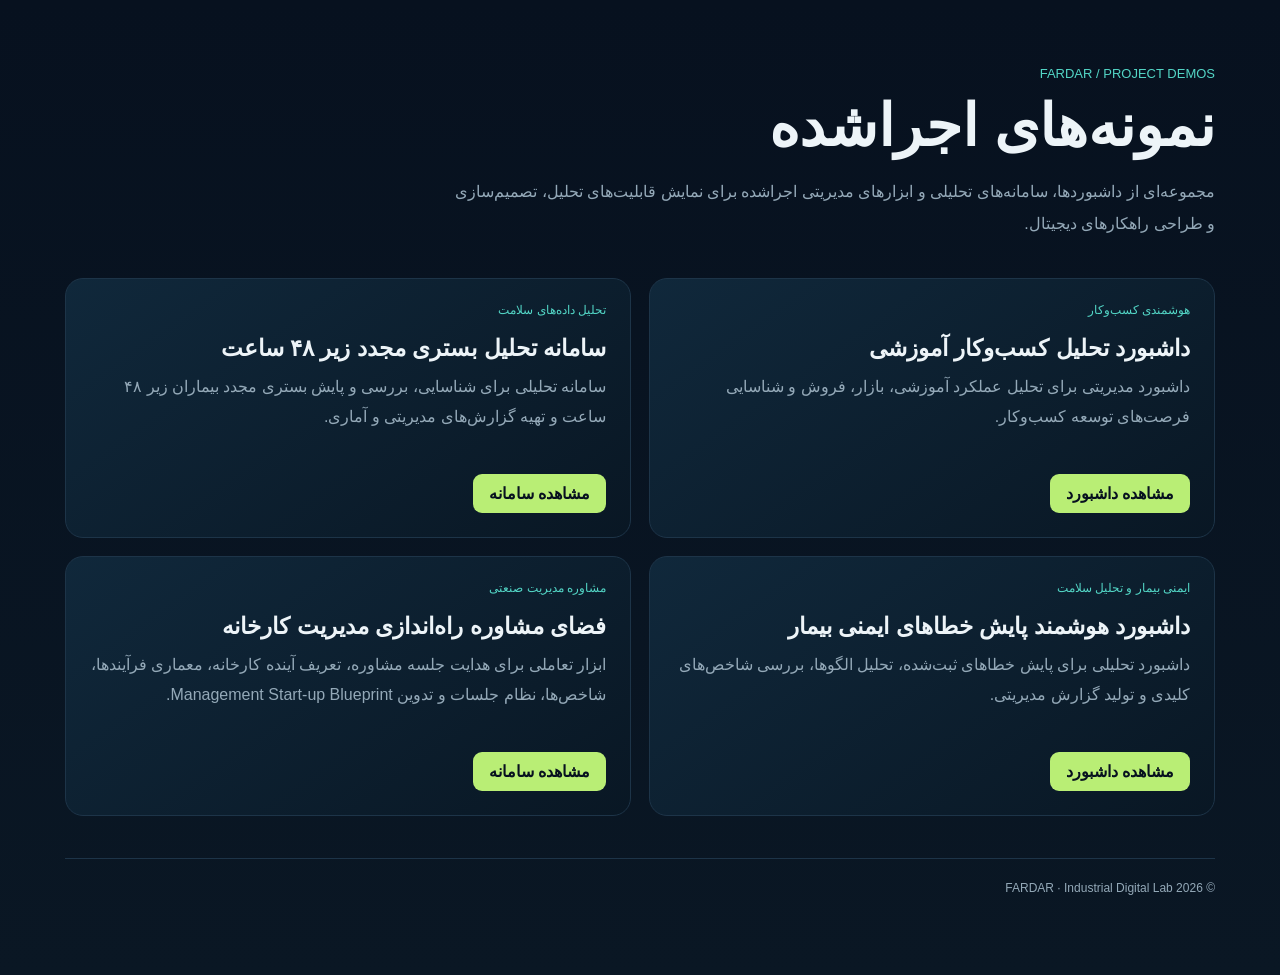
<file: index.html>
<!doctype html>
<html lang="fa" dir="rtl">
<head>
<meta charset="utf-8">
<meta name="viewport" content="width=device-width,initial-scale=1">
<title>FARDAR Demo Hub</title>
<style>
:root{--bg:#07111f;--panel:#0d1d2d;--line:#1d3448;--txt:#edf4f8;--muted:#94a9b8;--accent:#53d6c6;--lime:#b9ee75}
*{box-sizing:border-box}body{margin:0;background:linear-gradient(180deg,#07111f,#0a1724);color:var(--txt);font-family:Tahoma,Arial,sans-serif;min-height:100vh}
main{width:min(1150px,calc(100% - 32px));margin:auto;padding:64px 0 80px}
header{margin-bottom:38px}small{color:var(--accent);font-size:13px}h1{font-size:clamp(32px,5vw,58px);margin:10px 0 14px}header p{color:var(--muted);max-width:760px;line-height:2}
.grid{display:grid;grid-template-columns:repeat(2,1fr);gap:18px}
.card{display:flex;flex-direction:column;min-height:260px;padding:24px;border:1px solid var(--line);border-radius:18px;background:linear-gradient(145deg,#10283b,#091724);transition:.2s}
.card:hover{transform:translateY(-4px);border-color:var(--accent)}
.tag{font-size:12px;color:var(--accent)}h2{font-size:23px;margin:18px 0 10px}.card p{color:var(--muted);line-height:1.9;margin:0 0 24px}
a{margin-top:auto;display:inline-flex;align-self:flex-start;padding:10px 16px;border-radius:9px;background:var(--lime);color:#07111f;text-decoration:none;font-weight:bold}
footer{margin-top:42px;padding-top:22px;border-top:1px solid var(--line);color:var(--muted);font-size:12px}
@media(max-width:720px){.grid{grid-template-columns:1fr}main{padding-top:40px}}
</style>
</head>
<body>
<main>
<header>
<small>FARDAR / PROJECT DEMOS</small>
<h1>نمونه‌های اجراشده</h1>
<p>مجموعه‌ای از داشبوردها، سامانه‌های تحلیلی و ابزارهای مدیریتی اجراشده برای نمایش قابلیت‌های تحلیل، تصمیم‌سازی و طراحی راهکارهای دیجیتال.</p>
</header>
<section class="grid">
<article class="card">
<span class="tag">هوشمندی کسب‌وکار</span>
<h2>داشبورد تحلیل کسب‌وکار آموزشی</h2>
<p>داشبورد مدیریتی برای تحلیل عملکرد آموزشی، بازار، فروش و شناسایی فرصت‌های توسعه کسب‌وکار.</p>
<a href="education-dashboard/">مشاهده داشبورد</a>
</article>

<article class="card">
<span class="tag">تحلیل داده‌های سلامت</span>
<h2>سامانه تحلیل بستری مجدد زیر ۴۸ ساعت</h2>
<p>سامانه تحلیلی برای شناسایی، بررسی و پایش بستری مجدد بیماران زیر ۴۸ ساعت و تهیه گزارش‌های مدیریتی و آماری.</p>
<a href="readmission-dashboard/">مشاهده سامانه</a>
</article>

<article class="card">
<span class="tag">ایمنی بیمار و تحلیل سلامت</span>
<h2>داشبورد هوشمند پایش خطاهای ایمنی بیمار</h2>
<p>داشبورد تحلیلی برای پایش خطاهای ثبت‌شده، تحلیل الگوها، بررسی شاخص‌های کلیدی و تولید گزارش مدیریتی.</p>
<a href="patient-safety-dashboard/">مشاهده داشبورد</a>
</article>

<article class="card">
<span class="tag">مشاوره مدیریت صنعتی</span>
<h2>فضای مشاوره راه‌اندازی مدیریت کارخانه</h2>
<p>ابزار تعاملی برای هدایت جلسه مشاوره، تعریف آینده کارخانه، معماری فرآیندها، شاخص‌ها، نظام جلسات و تدوین Management Start-up Blueprint.</p>
<a href="factory-management-workspace/">مشاهده سامانه</a>
</article>
</section>
<footer>© 2026 FARDAR · Industrial Digital Lab</footer>
</main>
</body>
</html>
</file>
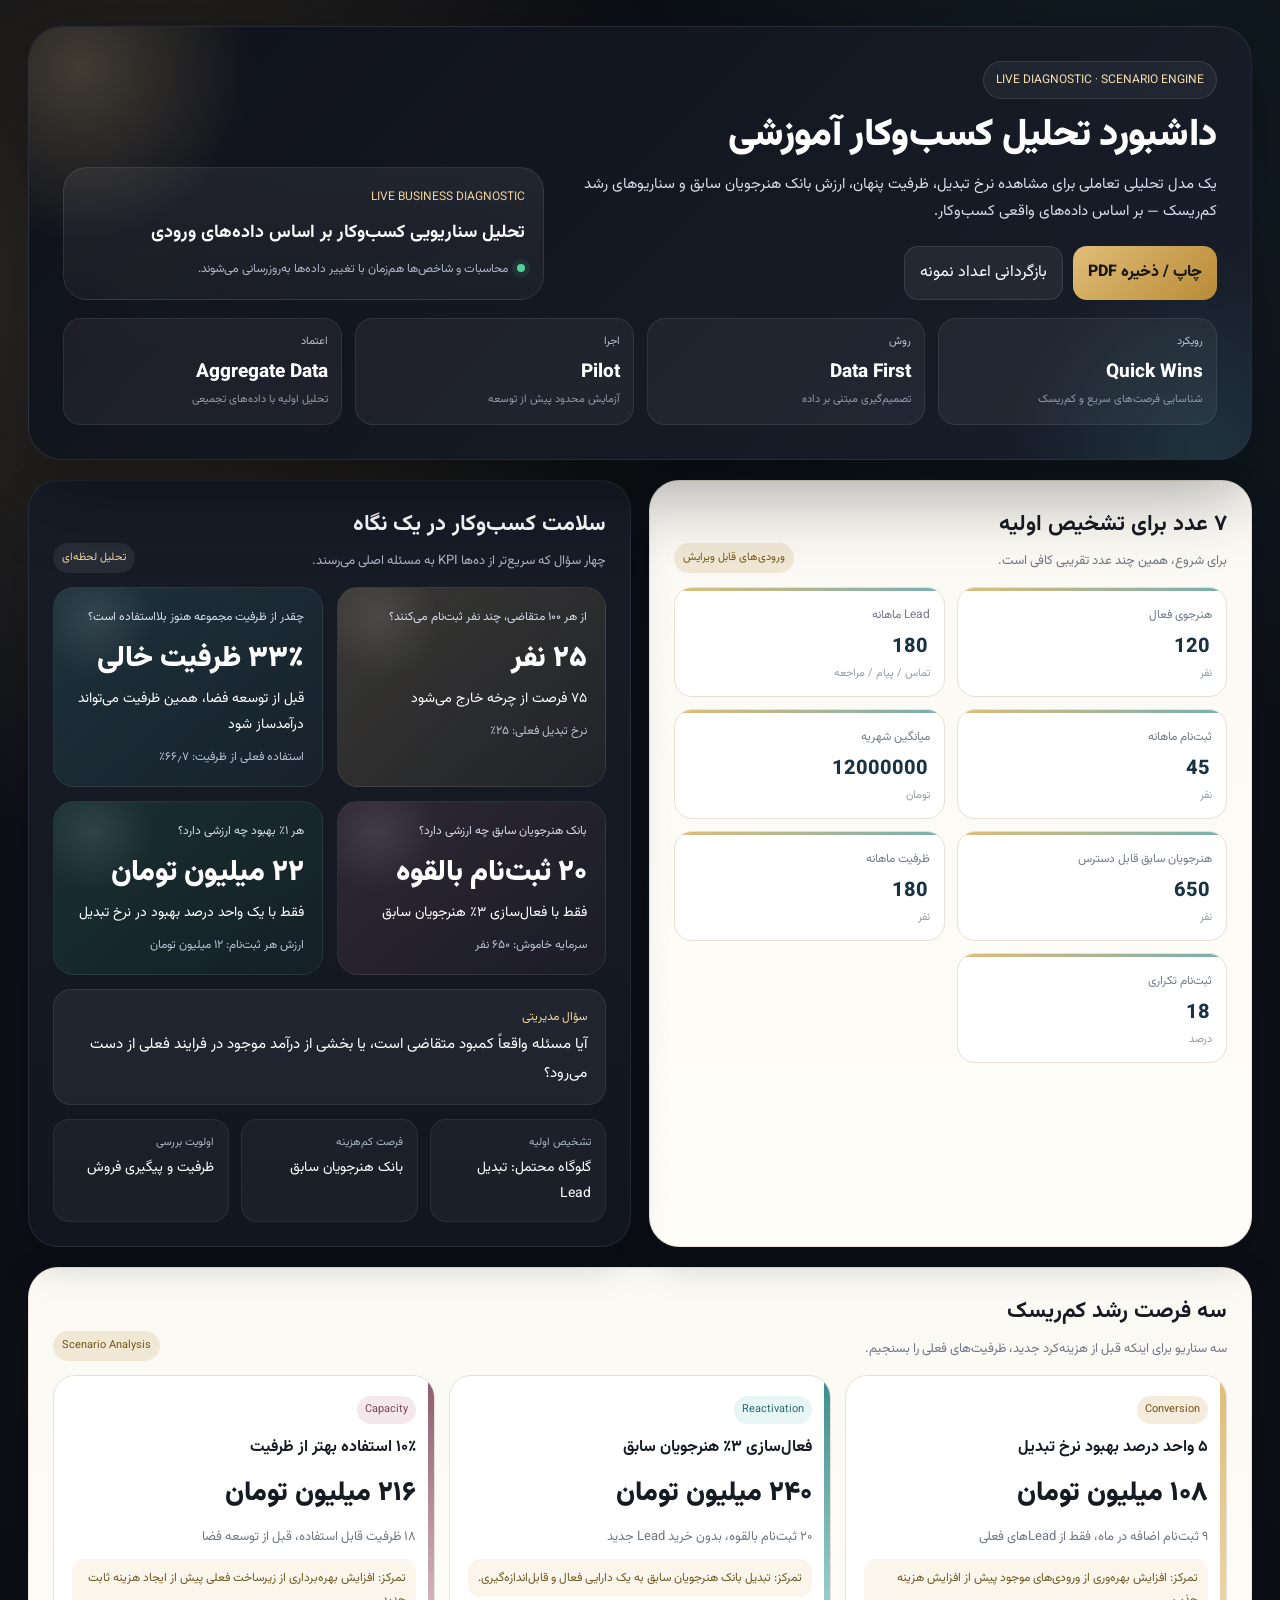
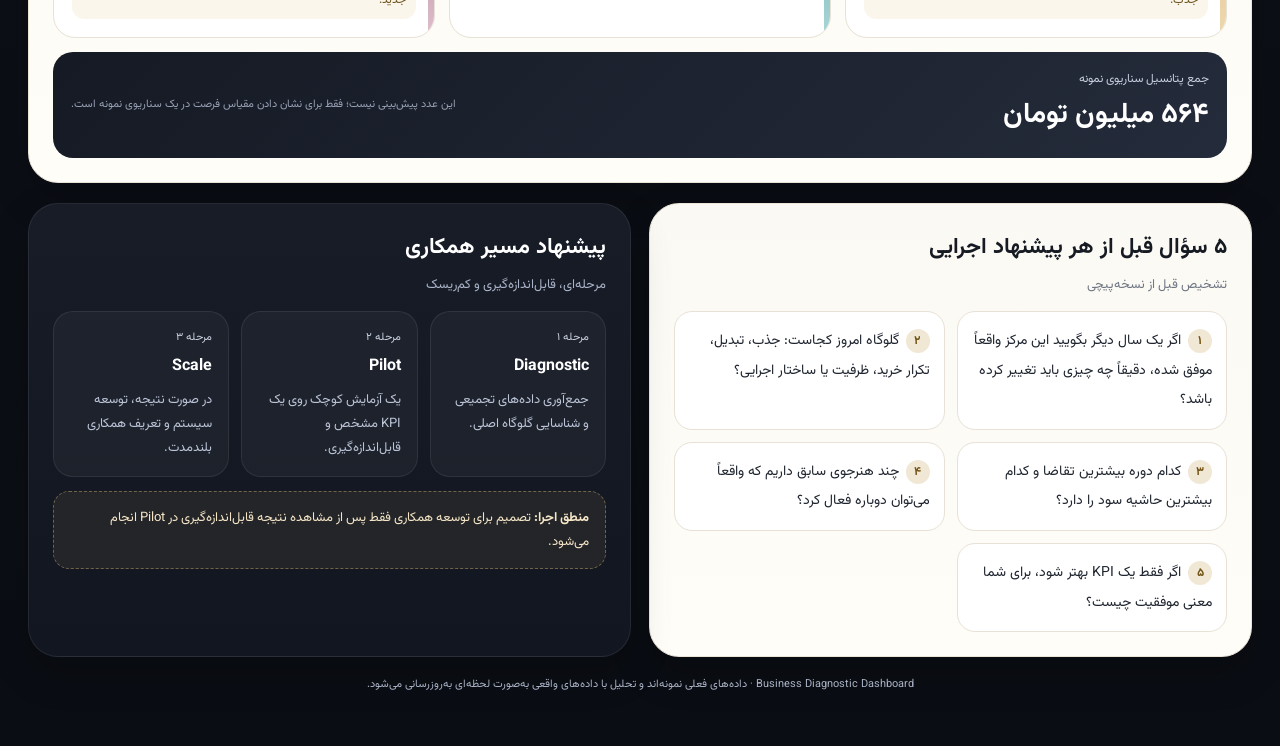
<file: education-dashboard/index.html>
<!doctype html>
<html lang="fa" dir="rtl">
<head>
<meta charset="utf-8" />
<meta name="viewport" content="width=device-width, initial-scale=1" />
<title>داشبورد تحلیل کسب‌وکار آموزشی</title>
<link rel="preconnect" href="https://fonts.googleapis.com">
<link rel="preconnect" href="https://fonts.gstatic.com" crossorigin>
<link href="https://fonts.googleapis.com/css2?family=Vazirmatn:wght@300;400;500;600;700;800;900&display=swap" rel="stylesheet">
<style>
:root{
  --bg:#090b10;--bg2:#11141c;--panel:#121722;--panel2:#181e2b;
  --paper:#fbf9f4;--paper2:#fffdf8;--ink:#161a22;--muted:#6f7684;
  --line:rgba(255,255,255,.09);--softline:#e8e1d5;
  --gold:#e0bd78;--gold2:#b98b36;--teal:#3b8d8e;--rose:#8a5b6e;--green:#2c8a68;
  --shadow:0 28px 80px rgba(0,0,0,.38);--radius:30px;--radius2:22px;
}
*{box-sizing:border-box}
html{scroll-behavior:smooth}
body{
  margin:0;
  font-family:"Vazirmatn",Tahoma,"Segoe UI",Arial,sans-serif;
  background:
    radial-gradient(circle at 12% 12%, rgba(224,189,120,.18), transparent 24%),
    radial-gradient(circle at 86% 8%, rgba(59,141,142,.15), transparent 24%),
    linear-gradient(180deg,#0a0c12,#0d1017 38%,#0a0d13 100%);
  color:#fff;line-height:1.85;
}
.wrap{max-width:1260px;margin:0 auto;padding:26px 18px 50px}
.hero{position:relative;overflow:hidden;border:1px solid var(--line);border-radius:34px;padding:34px;background:linear-gradient(135deg,rgba(15,18,26,.98),rgba(25,31,44,.98));box-shadow:var(--shadow)}
.hero:before{content:"";position:absolute;width:360px;height:360px;border-radius:50%;left:-130px;top:-140px;background:radial-gradient(circle,rgba(224,189,120,.24),transparent 68%)}
.hero:after{content:"";position:absolute;width:400px;height:400px;border-radius:50%;right:-150px;bottom:-190px;background:radial-gradient(circle,rgba(59,141,142,.18),transparent 68%)}
.hero-grid{display:grid;grid-template-columns:1.15fr .85fr;gap:22px;align-items:end;position:relative;z-index:1}
.pill{display:inline-flex;align-items:center;gap:8px;border:1px solid rgba(255,255,255,.11);background:rgba(255,255,255,.05);color:#f5dfb1;border-radius:999px;padding:7px 12px;font-size:12px}
.hero h1{font-size:38px;line-height:1.3;margin:12px 0 10px;font-weight:900;letter-spacing:-.3px}
.hero p{font-size:15px;color:#d7ddea;margin:0;max-width:780px}
.livebox{background:linear-gradient(180deg,rgba(255,255,255,.065),rgba(255,255,255,.035));border:1px solid rgba(255,255,255,.09);border-radius:24px;padding:18px}
.live-title{font-size:12px;color:#f1d39a;margin-bottom:8px}.live-main{font-size:18px;font-weight:700;line-height:1.9}.live-sub{font-size:12px;color:#aeb8cb;margin-top:8px}.status-dot{display:inline-block;width:8px;height:8px;border-radius:50%;background:#4fd39b;box-shadow:0 0 0 5px rgba(79,211,155,.09);margin-left:6px;animation:pulse 1.8s infinite}@keyframes pulse{0%,100%{opacity:1}50%{opacity:.45}}
.toolbar{display:flex;gap:10px;flex-wrap:wrap;margin-top:20px;position:relative;z-index:1}.btn{font:inherit;border:0;border-radius:14px;padding:11px 15px;cursor:pointer}.btn.primary{background:linear-gradient(135deg,var(--gold),var(--gold2));color:#181712;font-weight:800}.btn.ghost{background:rgba(255,255,255,.06);color:#fff;border:1px solid rgba(255,255,255,.1)}
.ribbon{display:grid;grid-template-columns:repeat(4,1fr);gap:13px;margin-top:18px;position:relative;z-index:1}.r{background:rgba(255,255,255,.05);border:1px solid rgba(255,255,255,.08);border-radius:18px;padding:13px}.r .k{font-size:11px;color:#bbc4d6}.r .v{font-size:19px;font-weight:800;margin-top:3px}.r .d{font-size:11px;color:#919bae}
.grid{display:grid;grid-template-columns:1fr 1fr;gap:18px;margin-top:20px}.card{background:linear-gradient(180deg,var(--paper),var(--paper2));color:var(--ink);border:1px solid #ebe4d7;border-radius:var(--radius);padding:24px;box-shadow:0 16px 40px rgba(0,0,0,.18)}.card.dark{background:linear-gradient(180deg,#171c27,#111620);color:#fff;border-color:rgba(255,255,255,.08)}
.head{display:flex;justify-content:space-between;gap:12px;align-items:end;margin-bottom:14px}.head h2{font-size:22px;margin:0 0 4px}.sub{font-size:13px;color:var(--muted)}.dark .sub{color:#aab4c8}.badge{font-size:11px;border-radius:999px;padding:5px 9px;background:#f1e7d5;color:#755616}.dark .badge{background:rgba(255,255,255,.07);color:#f2d79f}
.cue{margin:10px 0 16px;padding:12px 14px;border-radius:16px;background:#f5efe3;border-right:4px solid var(--gold2);color:#5d4b2e;font-size:13px}.dark .cue{background:rgba(224,189,120,.09);border-right-color:var(--gold);color:#f8e8c7}
.inputs{display:grid;grid-template-columns:1fr 1fr;gap:12px}.field{background:#fff;border:1px solid var(--softline);border-radius:18px;padding:12px 14px;position:relative;overflow:hidden}.field:before{content:"";position:absolute;top:0;right:0;left:0;height:3px;background:linear-gradient(90deg,var(--gold),rgba(59,141,142,.7))}.field label{font-size:12px;color:#72798a}.field input{width:100%;border:0;outline:0;background:transparent;font:800 20px "Vazirmatn";color:#183343}.field small{display:block;font-size:11px;color:#9299a8}
.health{display:grid;grid-template-columns:1fr 1fr;gap:14px}.hc{position:relative;overflow:hidden;border-radius:21px;padding:18px;border:1px solid rgba(255,255,255,.07);background:rgba(255,255,255,.04)}.hc:before{content:"";position:absolute;left:-25px;top:-35px;width:130px;height:130px;border-radius:50%;background:radial-gradient(circle,rgba(255,255,255,.1),transparent 65%)}.hc.gold{background:linear-gradient(135deg,rgba(224,189,120,.18),rgba(224,189,120,.06))}.hc.teal{background:linear-gradient(135deg,rgba(59,141,142,.20),rgba(59,141,142,.07))}.hc.rose{background:linear-gradient(135deg,rgba(138,91,110,.22),rgba(138,91,110,.07))}.hc.green{background:linear-gradient(135deg,rgba(44,138,104,.20),rgba(44,138,104,.07))}.hc .ey{font-size:12px;color:#d6dceb}.hc .big{font-size:29px;font-weight:900;margin-top:5px}.hc .line{font-size:14px}.hc .hint{font-size:12px;color:#b7c1d4;margin-top:7px}.focus{margin-top:14px;padding:16px 18px;border-radius:18px;background:rgba(255,255,255,.06);border:1px solid rgba(255,255,255,.08)}.focus .t{font-size:12px;color:#f3d79b}.focus .x{font-size:15px;line-height:1.9;margin-top:3px}
.analysis-strip{display:grid;grid-template-columns:repeat(3,1fr);gap:12px;margin-top:14px}.ai{padding:13px 14px;border-radius:16px;background:rgba(255,255,255,.04);border:1px solid rgba(255,255,255,.07)}.ai .k{font-size:11px;color:#aab3c7}.ai .v{font-size:14px;margin-top:3px;color:#fff}
.opp{display:grid;grid-template-columns:repeat(3,1fr);gap:14px}.oc{background:#fff;border:1px solid var(--softline);border-radius:22px;padding:18px;position:relative;overflow:hidden}.oc:before{content:"";position:absolute;right:0;top:0;width:6px;height:100%;background:linear-gradient(180deg,var(--gold),#ecd7ae)}.oc:nth-child(2):before{background:linear-gradient(180deg,var(--teal),#a9d6d6)}.oc:nth-child(3):before{background:linear-gradient(180deg,var(--rose),#dfbfcc)}.tag{display:inline-block;font-size:11px;border-radius:999px;padding:4px 8px;background:#f5ecdd;color:#755616}.oc:nth-child(2) .tag{background:#e7f5f4;color:#2c6e70}.oc:nth-child(3) .tag{background:#f4e8ed;color:#76495a}.oc h3{font-size:16px;margin:9px 0 6px}.money{font-size:27px;font-weight:900}.detail{font-size:13px;color:var(--muted);margin-top:6px}.micro{margin-top:10px;font-size:12px;color:#715821;background:#fbf6ec;border-radius:12px;padding:8px 10px}
.total{margin-top:14px;padding:16px 18px;border-radius:20px;background:linear-gradient(135deg,#151a24,#242b3a);color:#fff;display:flex;justify-content:space-between;gap:18px;align-items:center}.total .label{font-size:12px;color:#c5cede}.total strong{font-size:28px}.total .small{font-size:11px;color:#98a1b5}
.questions{display:grid;grid-template-columns:1fr 1fr;gap:12px}.q{background:#fff;border:1px solid var(--softline);border-radius:18px;padding:14px}.q b{display:inline-flex;justify-content:center;align-items:center;width:24px;height:24px;border-radius:50%;background:#f1e7d5;color:#725416;margin-left:7px;font-size:12px}.q span{font-size:14px;color:#202630}
.plan{display:grid;grid-template-columns:repeat(3,1fr);gap:12px}.phase{background:rgba(255,255,255,.04);border:1px solid rgba(255,255,255,.08);border-radius:20px;padding:16px}.phase .n{font-size:11px;color:#cbd3e2}.phase h3{font-size:16px;margin:4px 0 6px}.phase p{margin:0;font-size:13px;color:#bcc5d8}.note{margin-top:14px;padding:14px 16px;border:1px dashed rgba(224,189,120,.42);border-radius:16px;background:rgba(224,189,120,.08);color:#f6e6c7;font-size:13px}.footer{text-align:center;color:#aab3c6;font-size:11px;margin-top:18px}.screen-only{}
@media(max-width:980px){.hero-grid,.grid,.ribbon,.inputs,.health,.analysis-strip,.opp,.questions,.plan{grid-template-columns:1fr}.hero h1{font-size:29px}.wrap{padding:14px}}
@media print{body{background:#fff}.wrap{max-width:none;padding:0}.hero,.card,.total{box-shadow:none}.toolbar,.screen-only{display:none}.grid{grid-template-columns:1fr 1fr}.opp{grid-template-columns:repeat(3,1fr)}}
</style>
</head>
<body>
<div class="wrap">
<section class="hero">
  <div class="hero-grid">
    <div>
      <span class="pill">LIVE DIAGNOSTIC · SCENARIO ENGINE</span>
      <h1>داشبورد تحلیل کسب‌وکار آموزشی</h1>
      <p>یک مدل تحلیلی تعاملی برای مشاهده نرخ تبدیل، ظرفیت پنهان، ارزش بانک هنرجویان سابق و سناریوهای رشد کم‌ریسک — بر اساس داده‌های واقعی کسب‌وکار.</p>
      <div class="toolbar screen-only">
        <button class="btn primary" onclick="window.print()">چاپ / ذخیره PDF</button>
        <button class="btn ghost" onclick="resetSample()">بازگردانی اعداد نمونه</button>
      </div>
    </div>
    <div class="livebox">
      <div class="live-title">LIVE BUSINESS DIAGNOSTIC</div>
      <div class="live-main">تحلیل سناریویی کسب‌وکار بر اساس داده‌های ورودی</div>
      <div class="live-sub"><span class="status-dot"></span> محاسبات و شاخص‌ها هم‌زمان با تغییر داده‌ها به‌روزرسانی می‌شوند.</div>
    </div>
  </div>
  <div class="ribbon">
    <div class="r"><div class="k">رویکرد</div><div class="v">Quick Wins</div><div class="d">شناسایی فرصت‌های سریع و کم‌ریسک</div></div>
    <div class="r"><div class="k">روش</div><div class="v">Data First</div><div class="d">تصمیم‌گیری مبتنی بر داده</div></div>
    <div class="r"><div class="k">اجرا</div><div class="v">Pilot</div><div class="d">آزمایش محدود پیش از توسعه</div></div>
    <div class="r"><div class="k">اعتماد</div><div class="v">Aggregate Data</div><div class="d">تحلیل اولیه با داده‌های تجمیعی</div></div>
  </div>
</section>

<div class="grid">
<section class="card">
  <div class="head"><div><h2>۷ عدد برای تشخیص اولیه</h2><div class="sub">برای شروع، همین چند عدد تقریبی کافی است.</div></div><div class="badge">ورودی‌های قابل ویرایش</div></div>
  <div class="inputs">
    <div class="field"><label>هنرجوی فعال</label><input id="active" type="number" value="120"><small>نفر</small></div>
    <div class="field"><label>Lead ماهانه</label><input id="leads" type="number" value="180"><small>تماس / پیام / مراجعه</small></div>
    <div class="field"><label>ثبت‌نام ماهانه</label><input id="regs" type="number" value="45"><small>نفر</small></div>
    <div class="field"><label>میانگین شهریه</label><input id="tuition" type="number" value="12000000"><small>تومان</small></div>
    <div class="field"><label>هنرجویان سابق قابل دسترس</label><input id="alumni" type="number" value="650"><small>نفر</small></div>
    <div class="field"><label>ظرفیت ماهانه</label><input id="capacity" type="number" value="180"><small>نفر</small></div>
    <div class="field"><label>ثبت‌نام تکراری</label><input id="repeat" type="number" value="18"><small>درصد</small></div>
  </div>
</section>

<section class="card dark">
  <div class="head"><div><h2>سلامت کسب‌وکار در یک نگاه</h2><div class="sub">چهار سؤال که سریع‌تر از ده‌ها KPI به مسئله اصلی می‌رسند.</div></div><div class="badge">تحلیل لحظه‌ای</div></div>
  <div class="health">
    <div class="hc gold"><div class="ey">از هر ۱۰۰ متقاضی، چند نفر ثبت‌نام می‌کنند؟</div><div class="big" id="hConvMain">۲۵ نفر</div><div class="line" id="hConvLine">۷۵ فرصت از چرخه خارج می‌شود</div><div class="hint">نرخ تبدیل فعلی: <span id="conv">۲۵٪</span></div></div>
    <div class="hc teal"><div class="ey">چقدر از ظرفیت مجموعه هنوز بلااستفاده است؟</div><div class="big" id="hUtilMain">۳۳٪ ظرفیت خالی</div><div class="line">قبل از توسعه فضا، همین ظرفیت می‌تواند درآمدساز شود</div><div class="hint">استفاده فعلی از ظرفیت: <span id="util">۶۷٪</span></div></div>
    <div class="hc rose"><div class="ey">بانک هنرجویان سابق چه ارزشی دارد؟</div><div class="big" id="hAlumniMain">۲۰ ثبت‌نام بالقوه</div><div class="line">فقط با فعال‌سازی ۳٪ هنرجویان سابق</div><div class="hint">سرمایه خاموش: <span id="alumniCount">۶۵۰ نفر</span></div></div>
    <div class="hc green"><div class="ey">هر ۱٪ بهبود چه ارزشی دارد؟</div><div class="big" id="hValueMain">۲۲ میلیون تومان</div><div class="line">فقط با یک واحد درصد بهبود در نرخ تبدیل</div><div class="hint">ارزش هر ثبت‌نام: <span id="tuitionHint">۱۲ میلیون تومان</span></div></div>
  </div>
  <div class="focus"><div class="t">سؤال مدیریتی</div><div class="x">آیا مسئله واقعاً کمبود متقاضی است، یا بخشی از درآمد موجود در فرایند فعلی از دست می‌رود؟</div></div>
  <div class="analysis-strip">
    <div class="ai"><div class="k">تشخیص اولیه</div><div class="v" id="diag1">گلوگاه محتمل: تبدیل Lead</div></div>
    <div class="ai"><div class="k">فرصت کم‌هزینه</div><div class="v" id="diag2">بانک هنرجویان سابق</div></div>
    <div class="ai"><div class="k">اولویت بررسی</div><div class="v" id="diag3">ظرفیت و پیگیری فروش</div></div>
  </div>
</section>
</div>

<section class="card" style="margin-top:20px">
  <div class="head"><div><h2>سه فرصت رشد کم‌ریسک</h2><div class="sub">سه سناریو برای اینکه قبل از هزینه‌کرد جدید، ظرفیت‌های فعلی را بسنجیم.</div></div><div class="badge">Scenario Analysis</div></div>
  <div class="opp">
    <div class="oc"><span class="tag">Conversion</span><h3>۵ واحد درصد بهبود نرخ تبدیل</h3><div class="money" id="opp1">۱۰۸ میلیون تومان</div><div class="detail" id="opp1d">۹ ثبت‌نام اضافه در ماه، فقط از Leadهای فعلی</div><div class="micro">تمرکز: افزایش بهره‌وری از ورودی‌های موجود پیش از افزایش هزینه جذب.</div></div>
    <div class="oc"><span class="tag">Reactivation</span><h3>فعال‌سازی ۳٪ هنرجویان سابق</h3><div class="money" id="opp2">۲۴۰ میلیون تومان</div><div class="detail" id="opp2d">۲۰ ثبت‌نام بالقوه، بدون خرید Lead جدید</div><div class="micro">تمرکز: تبدیل بانک هنرجویان سابق به یک دارایی فعال و قابل‌اندازه‌گیری.</div></div>
    <div class="oc"><span class="tag">Capacity</span><h3>۱۰٪ استفاده بهتر از ظرفیت</h3><div class="money" id="opp3">۲۱۶ میلیون تومان</div><div class="detail" id="opp3d">۱۸ ظرفیت قابل استفاده، قبل از توسعه فضا</div><div class="micro">تمرکز: افزایش بهره‌برداری از زیرساخت فعلی پیش از ایجاد هزینه ثابت جدید.</div></div>
  </div>
  <div class="total"><div><div class="label">جمع پتانسیل سناریوی نمونه</div><strong id="total">۵۶۴ میلیون تومان</strong></div><div class="small">این عدد پیش‌بینی نیست؛ فقط برای نشان دادن مقیاس فرصت در یک سناریوی نمونه است.</div></div>
</section>

<div class="grid">
<section class="card">
  <div class="head"><div><h2>۵ سؤال قبل از هر پیشنهاد اجرایی</h2><div class="sub">تشخیص قبل از نسخه‌پیچی</div></div></div>
  <div class="questions">
    <div class="q"><span><b>۱</b>اگر یک سال دیگر بگویید این مرکز واقعاً موفق شده، دقیقاً چه چیزی باید تغییر کرده باشد؟</span></div>
    <div class="q"><span><b>۲</b>گلوگاه امروز کجاست: جذب، تبدیل، تکرار خرید، ظرفیت یا ساختار اجرایی؟</span></div>
    <div class="q"><span><b>۳</b>کدام دوره بیشترین تقاضا و کدام بیشترین حاشیه سود را دارد؟</span></div>
    <div class="q"><span><b>۴</b>چند هنرجوی سابق داریم که واقعاً می‌توان دوباره فعال کرد؟</span></div>
    <div class="q"><span><b>۵</b>اگر فقط یک KPI بهتر شود، برای شما معنی موفقیت چیست؟</span></div>
  </div>
</section>

<section class="card dark">
  <div class="head"><div><h2>پیشنهاد مسیر همکاری</h2><div class="sub">مرحله‌ای، قابل‌اندازه‌گیری و کم‌ریسک</div></div></div>
  <div class="plan">
    <div class="phase"><div class="n">مرحله ۱</div><h3>Diagnostic</h3><p>جمع‌آوری داده‌های تجمیعی و شناسایی گلوگاه اصلی.</p></div>
    <div class="phase"><div class="n">مرحله ۲</div><h3>Pilot</h3><p>یک آزمایش کوچک روی یک KPI مشخص و قابل‌اندازه‌گیری.</p></div>
    <div class="phase"><div class="n">مرحله ۳</div><h3>Scale</h3><p>در صورت نتیجه، توسعه سیستم و تعریف همکاری بلندمدت.</p></div>
  </div>
  <div class="note"><b>منطق اجرا:</b> تصمیم برای توسعه همکاری فقط پس از مشاهده نتیجه قابل‌اندازه‌گیری در Pilot انجام می‌شود.</div>
</section>
</div>

<div class="footer">Business Diagnostic Dashboard · داده‌های فعلی نمونه‌اند و تحلیل با داده‌های واقعی به‌صورت لحظه‌ای به‌روزرسانی می‌شود.</div>
</div>
<script>
const ids=['active','leads','regs','tuition','alumni','capacity','repeat'];
const sample={active:120,leads:180,regs:45,tuition:12000000,alumni:650,capacity:180,repeat:18};
const n=id=>Math.max(0,Number(document.getElementById(id).value)||0);
const fa=x=>Math.round(x).toLocaleString('fa-IR');
function money(x){if(x>=1e9)return (x/1e9).toLocaleString('fa-IR',{maximumFractionDigits:1})+' میلیارد تومان';if(x>=1e6)return (x/1e6).toLocaleString('fa-IR',{maximumFractionDigits:0})+' میلیون تومان';return Math.round(x).toLocaleString('fa-IR')+' تومان';}
function pct(x,d=1){return x.toLocaleString('fa-IR',{maximumFractionDigits:d})+'٪'}
function calc(){
 const active=n('active'),leads=n('leads'),regs=n('regs'),t=n('tuition'),alumni=n('alumni'),cap=Math.max(1,n('capacity'));
 const conv=leads?regs/leads:0, conv100=conv*100, lost=Math.max(0,100-conv100), util100=active/cap*100, unused=Math.max(0,100-util100), react=Math.round(alumni*.03), onePctValue=leads*.01*t;
 document.getElementById('conv').textContent=pct(conv100,1);
 document.getElementById('util').textContent=pct(util100,1);
 document.getElementById('alumniCount').textContent=fa(alumni)+' نفر';
 document.getElementById('tuitionHint').textContent=money(t);
 document.getElementById('hConvMain').textContent=fa(Math.round(conv100))+' نفر';
 document.getElementById('hConvLine').textContent=fa(Math.round(lost))+' فرصت از چرخه خارج می‌شود';
 document.getElementById('hUtilMain').textContent=pct(unused,0)+' ظرفیت خالی';
 document.getElementById('hAlumniMain').textContent=fa(react)+' ثبت‌نام بالقوه';
 document.getElementById('hValueMain').textContent=money(onePctValue);
 const a1=Math.round(leads*.05), a2=react, a3=Math.round(cap*.10); const m1=a1*t,m2=a2*t,m3=a3*t;
 document.getElementById('opp1').textContent=money(m1);document.getElementById('opp2').textContent=money(m2);document.getElementById('opp3').textContent=money(m3);
 document.getElementById('opp1d').textContent=fa(a1)+' ثبت‌نام اضافه در ماه، فقط از Leadهای فعلی';
 document.getElementById('opp2d').textContent=fa(a2)+' ثبت‌نام بالقوه، بدون خرید Lead جدید';
 document.getElementById('opp3d').textContent=fa(a3)+' ظرفیت قابل استفاده، قبل از توسعه فضا';
 document.getElementById('total').textContent=money(m1+m2+m3);
 document.getElementById('diag1').textContent = conv100 < 30 ? 'گلوگاه محتمل: تبدیل Lead' : 'تبدیل فعلی نسبتاً مناسب است';
 document.getElementById('diag2').textContent = alumni >= 300 ? 'بانک هنرجویان سابق' : 'نیاز به بررسی کانال‌های جذب';
 document.getElementById('diag3').textContent = unused > 20 ? 'ظرفیت و پیگیری فروش' : 'تکرار خرید و ارزش هر هنرجو';
}
function resetSample(){ids.forEach(id=>document.getElementById(id).value=sample[id]);calc()}
ids.forEach(id=>document.getElementById(id).addEventListener('input',calc));calc();
</script>
</body>
</html>
</file>
